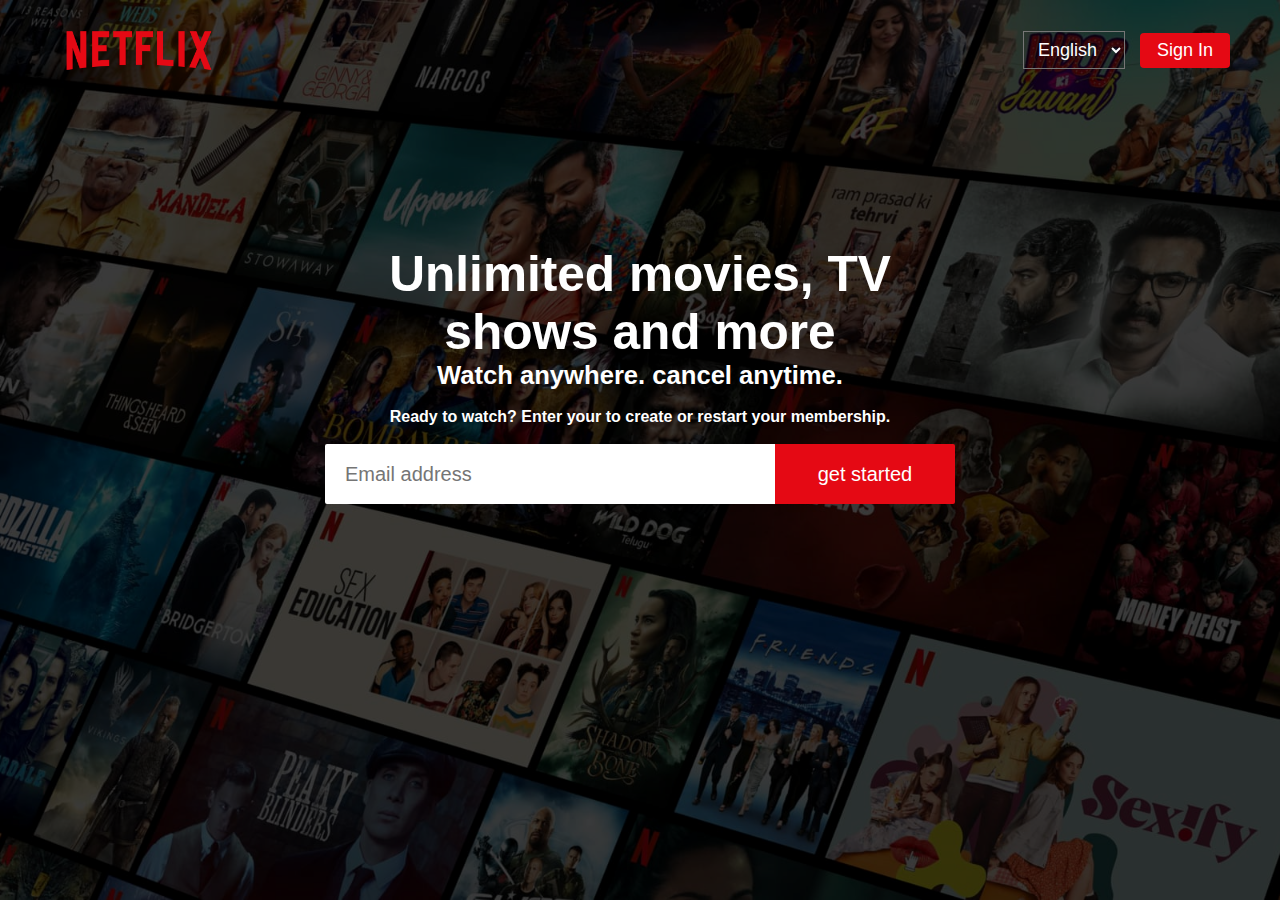
<file: index.html>
<!DOCTYPE html>
<html lang="en">
<head>
    <meta charset="UTF-8">
    <meta name="viewport" content="width=device-width, initial-scale=1.0">
    <link rel="stylesheet" href="Netflix home page/styles.css">
    <title>netflix india - watch shows online, watch movies online</title>
</head>
<body>

    <div class="container">
        <nav class="navbar">
            <div class="left">
                <img src="Netflix home page/netflix-logo.png" alt="">
            </div>
            <div class="right">
                <select name="language" class="language">
                    <option value="english">English</option>
                    <option value="hindi">Hindi</option>
                </select>
                <button><a href="#">Sign In</a></button>
            </div>
        </nav>

        <div class="title">
            <div class="content">
                <h1>Unlimited movies, TV shows and more</h1>
                <h2>Watch anywhere. cancel  anytime.</h2>
                <form action="#">
                    <h3>Ready to watch? Enter your to create or restart your membership.</h3>
                    <div class="email">
                        <input type="email" name="email" placeholder="Email address">
                        <button><a href="#">get started</a></button>
                    </div>
                </form>
            </div>
        </div>
    </div>
    
</body>
</html>
</file>
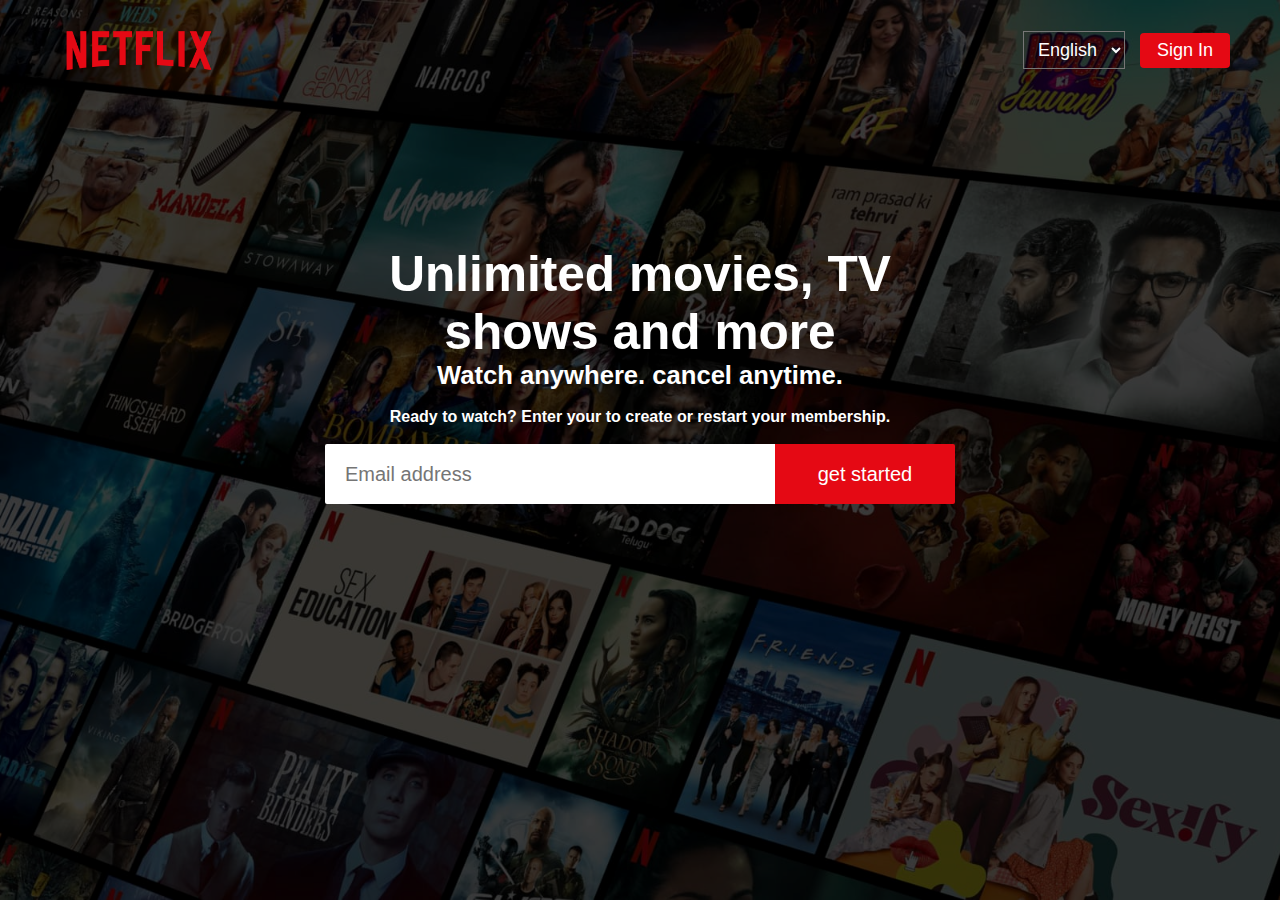
<file: Netflix home page/index.html>
<!DOCTYPE html>
<html lang="en">
<head>
    <meta charset="UTF-8">
    <meta name="viewport" content="width=device-width, initial-scale=1.0">
    <link rel="stylesheet" href="styles.css">
    <title>netflix india - watch shows online, watch movies online</title>
</head>
<body>

    <div class="container">
        <nav class="navbar">
            <div class="left">
                <img src="netflix-logo.png" alt="">
            </div>
            <div class="right">
                <select name="language" class="language">
                    <option value="english">English</option>
                    <option value="hindi">Hindi</option>
                </select>
                <button><a href="#">Sign In</a></button>
            </div>
        </nav>

        <div class="title">
            <div class="content">
                <h1>Unlimited movies, TV shows and more</h1>
                <h2>Watch anywhere. cancel  anytime.</h2>
                <form action="#">
                    <h3>Ready to watch? Enter your to create or restart your membership.</h3>
                    <div class="email">
                        <input type="email" name="email" placeholder="Email address">
                        <button><a href="#">get started</a></button>
                    </div>
                </form>
            </div>
        </div>
    </div>
    
</body>
</html>
</file>
<file: Netflix home page/styles.css>
* {
    padding: 0;
    margin: 0;
    box-sizing: border-box;
}

body {
    width: 100%;
    height: 100%;
    color: white;
    background: black;
    font-family: 'Helvetica Neue', Helvetica, Arial, sans-serif;
}

.container::before {
    content: "";
    background: url(netflix.jpg) no-repeat center/cover;
    position: absolute;
    height: 100%;
    width: 100%;
    opacity: 0.3;
    z-index: -1;
}

.container .navbar {
    height: 100px;
    display: flex;
    justify-content: space-between;
    align-items: center;
    position: relative;
    padding: 0 50px;
}

.container .navbar .left img {
    height: 100px;
}

.container .navbar .right {
    display: flex;
    align-items: center;
}

.container .navbar .right .language {
    font-size: 18px;
    padding: 7px 10px;
    color: white;
    background: none;
    cursor: pointer;
    margin-right: 15px;
}

.container .navbar .right .language option {
    background-color: gray;
}

.container .navbar .right button {
    font-size: 18px;
    font-weight: 400;
    padding: 7px 17px;
    background: #e50914;
    cursor: pointer;
    outline: none;
    border-radius: 4px;
    border: none;
}

.container .navbar .right button a {
    text-decoration: none;
    color: white;
}

.container .title {
    padding: 70px 45px;
}

.container .title .content {
    max-width: 950px;
    margin: auto;
    padding: 75px;
    text-align: center;
}

.container .title .content h1 {
    max-width: 650px;
    margin: auto;
    font-size: 3.1rem;
}

.container .title .content h2 {
    max-width: 650px;
    margin: auto;
    font-size: 1.6rem;
}

.container .title .content form h3 {
    font-size: 1rem;
    margin: 18px 0;
    text-align: center;
}

.container .title .content form .email {
    max-width: 1000px;
    margin: auto;
    display: flex;
    justify-content: center;
}

.container .title .content form .email input {
    height: 60px;
    width: 450px;
    padding: 20px;
    font-size: 20px;
    outline: none;
    border: none;
    border-top-left-radius: 2px;
    border-bottom-left-radius: 2px;
}

.container .title .content form .email button {
    height: 60px;
    width: 180px;
    font-size: 20px;
    background: #e50914;
    cursor: pointer;
    outline: none;
    border-top-right-radius: 2px;
    border-bottom-right-radius: 2px;
    border: none;
}

.container .title .content form .email button:hover {
    background: #f40612;
}

.container .title .content form .email button a {
    text-decoration: none;
    color: white;
}
</file>
